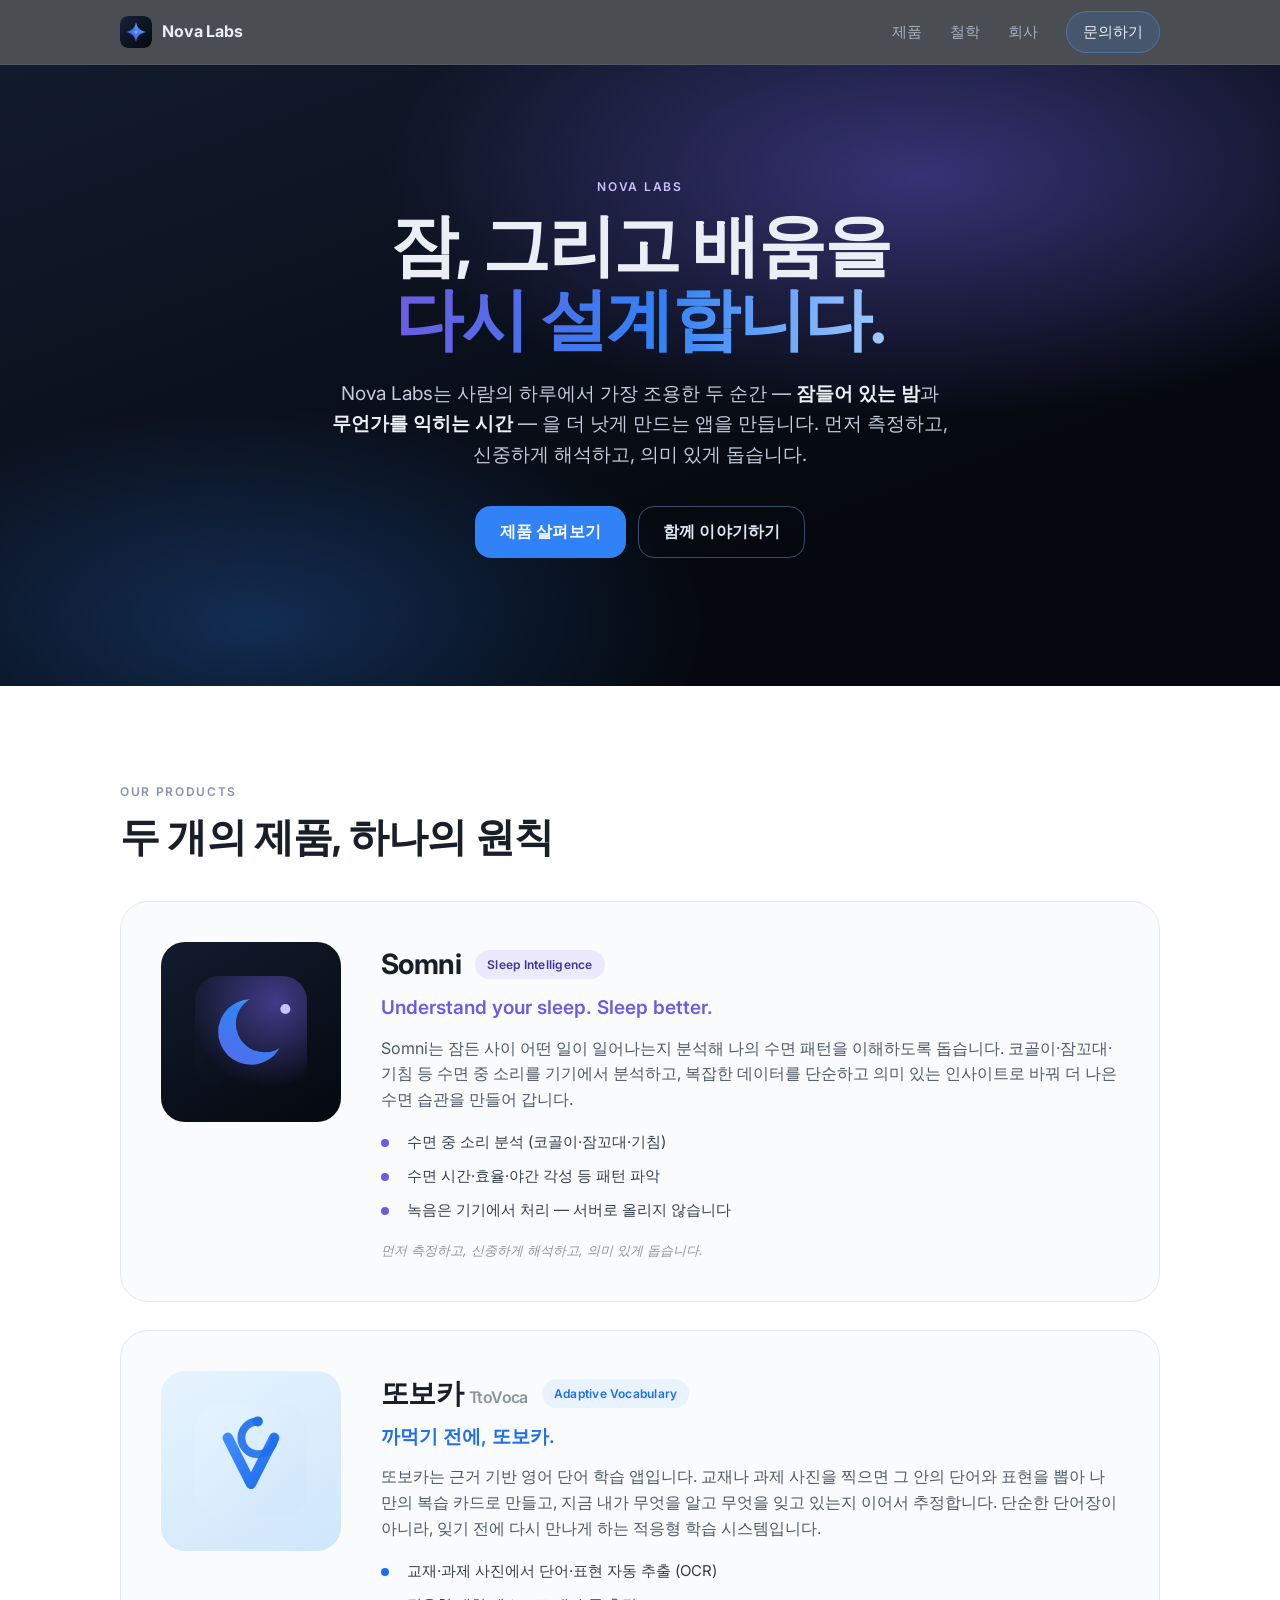
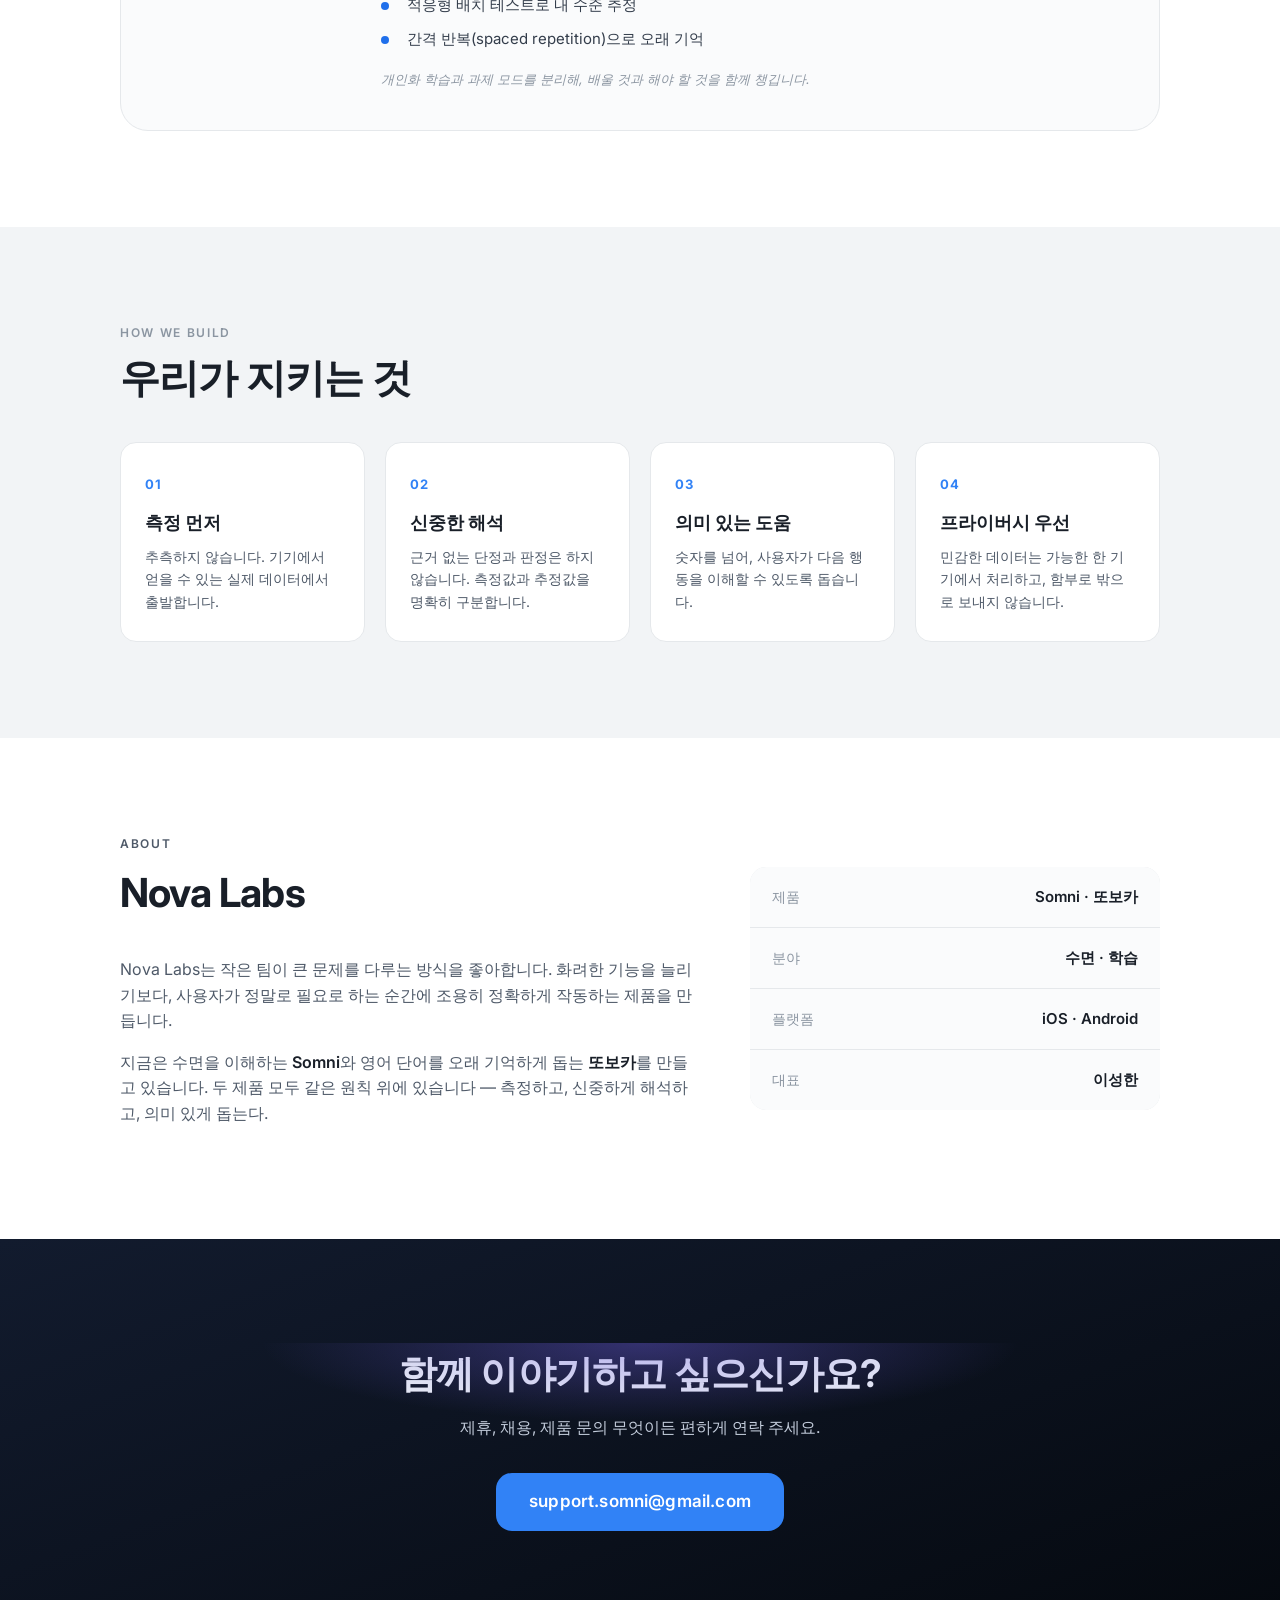
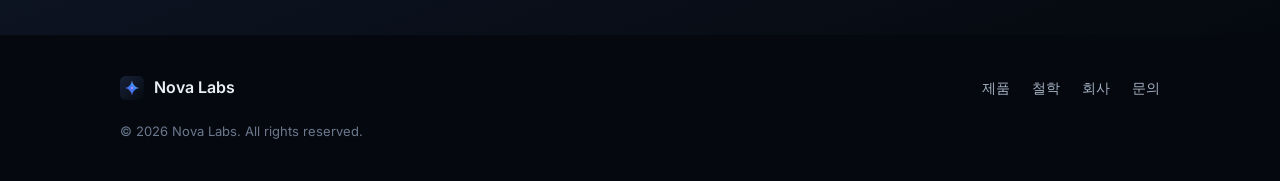
<file: index.html>
<!DOCTYPE html>
<html lang="ko">
<head>
  <meta charset="UTF-8" />
  <meta name="viewport" content="width=device-width, initial-scale=1.0" />
  <title>Nova Labs — 잠, 그리고 배움을 다시 설계합니다</title>
  <meta name="description" content="Nova Labs는 수면을 이해하는 Somni와 영어 단어를 오래 기억하게 돕는 또보카를 만드는 팀입니다. 측정하고, 신중하게 해석하고, 의미 있게 돕습니다." />
  <meta name="theme-color" content="#05090f" />

  <!-- Open Graph -->
  <meta property="og:type" content="website" />
  <meta property="og:title" content="Nova Labs" />
  <meta property="og:description" content="수면을 이해하는 Somni, 오래 기억하게 돕는 또보카. 사람의 하루를 더 낫게 만드는 앱을 만듭니다." />
  <meta property="og:image" content="./assets/logo-novalabs.svg" />

  <link rel="icon" type="image/svg+xml" href="./assets/logo-novalabs.svg" />
  <link rel="preconnect" href="https://fonts.googleapis.com" />
  <link rel="preconnect" href="https://fonts.gstatic.com" crossorigin />
  <link href="https://fonts.googleapis.com/css2?family=Inter:wght@400;500;600;700&display=swap" rel="stylesheet" />
  <link rel="stylesheet" href="./styles.css" />
</head>
<body>
  <!-- ===== Header ===== -->
  <header class="site-header" id="top">
    <div class="wrap header-inner">
      <a class="brand" href="#top" aria-label="Nova Labs 홈">
        <img class="brand-mark" src="./assets/logo-novalabs.svg" alt="" width="32" height="32" />
        <span class="brand-name">Nova&nbsp;Labs</span>
      </a>
      <nav class="nav" aria-label="주요">
        <a href="#products">제품</a>
        <a href="#philosophy">철학</a>
        <a href="#company">회사</a>
        <a class="nav-cta" href="#contact">문의하기</a>
      </nav>
    </div>
  </header>

  <main>
    <!-- ===== Hero ===== -->
    <section class="hero">
      <div class="hero-glow" aria-hidden="true"></div>
      <div class="wrap hero-inner">
        <p class="overline">NOVA LABS</p>
        <h1 class="hero-title">
          잠, 그리고 배움을<br />
          <span class="grad">다시 설계합니다.</span>
        </h1>
        <p class="hero-sub">
          Nova Labs는 사람의 하루에서 가장 조용한 두 순간 — <strong>잠들어 있는 밤</strong>과
          <strong>무언가를 익히는 시간</strong> — 을 더 낫게 만드는 앱을 만듭니다.
          먼저 측정하고, 신중하게 해석하고, 의미 있게 돕습니다.
        </p>
        <div class="hero-actions">
          <a class="btn btn-filled" href="#products">제품 살펴보기</a>
          <a class="btn btn-ghost" href="#contact">함께 이야기하기</a>
        </div>
      </div>
    </section>

    <!-- ===== Products ===== -->
    <section class="products" id="products">
      <div class="wrap">
        <p class="section-overline">OUR PRODUCTS</p>
        <h2 class="section-title">두 개의 제품, 하나의 원칙</h2>

        <!-- Somni -->
        <article class="product product--somni">
          <div class="product-media" aria-hidden="true">
            <img src="./assets/logo-somni.svg" alt="" width="128" height="128" />
          </div>
          <div class="product-body">
            <div class="product-head">
              <h3>Somni</h3>
              <span class="pill pill--somni">Sleep Intelligence</span>
            </div>
            <p class="product-tagline">Understand your sleep. Sleep better.</p>
            <p class="product-desc">
              Somni는 잠든 사이 어떤 일이 일어나는지 분석해 나의 수면 패턴을 이해하도록 돕습니다.
              코골이·잠꼬대·기침 등 수면 중 소리를 기기에서 분석하고, 복잡한 데이터를
              단순하고 의미 있는 인사이트로 바꿔 더 나은 수면 습관을 만들어 갑니다.
            </p>
            <ul class="feat">
              <li>수면 중 소리 분석 (코골이·잠꼬대·기침)</li>
              <li>수면 시간·효율·야간 각성 등 패턴 파악</li>
              <li>녹음은 기기에서 처리 — 서버로 올리지 않습니다</li>
            </ul>
            <p class="product-note">먼저 측정하고, 신중하게 해석하고, 의미 있게 돕습니다.</p>
          </div>
        </article>

        <!-- TtoVoca -->
        <article class="product product--ttovoca">
          <div class="product-media" aria-hidden="true">
            <img src="./assets/logo-ttovoca.svg" alt="" width="128" height="128" />
          </div>
          <div class="product-body">
            <div class="product-head">
              <h3>또보카 <span class="en">TtoVoca</span></h3>
              <span class="pill pill--ttovoca">Adaptive Vocabulary</span>
            </div>
            <p class="product-tagline">까먹기 전에, 또보카.</p>
            <p class="product-desc">
              또보카는 근거 기반 영어 단어 학습 앱입니다. 교재나 과제 사진을 찍으면
              그 안의 단어와 표현을 뽑아 나만의 복습 카드로 만들고, 지금 내가 무엇을 알고
              무엇을 잊고 있는지 이어서 추정합니다. 단순한 단어장이 아니라, 잊기 전에
              다시 만나게 하는 적응형 학습 시스템입니다.
            </p>
            <ul class="feat">
              <li>교재·과제 사진에서 단어·표현 자동 추출 (OCR)</li>
              <li>적응형 배치 테스트로 내 수준 추정</li>
              <li>간격 반복(spaced repetition)으로 오래 기억</li>
            </ul>
            <p class="product-note">개인화 학습과 과제 모드를 분리해, 배울 것과 해야 할 것을 함께 챙깁니다.</p>
          </div>
        </article>
      </div>
    </section>

    <!-- ===== Philosophy ===== -->
    <section class="philosophy" id="philosophy">
      <div class="wrap">
        <p class="section-overline">HOW WE BUILD</p>
        <h2 class="section-title">우리가 지키는 것</h2>
        <div class="principles">
          <div class="principle">
            <span class="principle-step">01</span>
            <h3>측정 먼저</h3>
            <p>추측하지 않습니다. 기기에서 얻을 수 있는 실제 데이터에서 출발합니다.</p>
          </div>
          <div class="principle">
            <span class="principle-step">02</span>
            <h3>신중한 해석</h3>
            <p>근거 없는 단정과 판정은 하지 않습니다. 측정값과 추정값을 명확히 구분합니다.</p>
          </div>
          <div class="principle">
            <span class="principle-step">03</span>
            <h3>의미 있는 도움</h3>
            <p>숫자를 넘어, 사용자가 다음 행동을 이해할 수 있도록 돕습니다.</p>
          </div>
          <div class="principle">
            <span class="principle-step">04</span>
            <h3>프라이버시 우선</h3>
            <p>민감한 데이터는 가능한 한 기기에서 처리하고, 함부로 밖으로 보내지 않습니다.</p>
          </div>
        </div>
      </div>
    </section>

    <!-- ===== Company ===== -->
    <section class="company" id="company">
      <div class="wrap company-inner">
        <div class="company-text">
          <p class="section-overline">ABOUT</p>
          <h2 class="section-title">Nova Labs</h2>
          <p>
            Nova Labs는 작은 팀이 큰 문제를 다루는 방식을 좋아합니다. 화려한 기능을 늘리기보다,
            사용자가 정말로 필요로 하는 순간에 조용히 정확하게 작동하는 제품을 만듭니다.
          </p>
          <p>
            지금은 수면을 이해하는 <strong>Somni</strong>와 영어 단어를 오래 기억하게 돕는
            <strong>또보카</strong>를 만들고 있습니다. 두 제품 모두 같은 원칙 위에 있습니다 —
            측정하고, 신중하게 해석하고, 의미 있게 돕는다.
          </p>
        </div>
        <ul class="company-facts">
          <li><span>제품</span><strong>Somni · 또보카</strong></li>
          <li><span>분야</span><strong>수면 · 학습</strong></li>
          <li><span>플랫폼</span><strong>iOS · Android</strong></li>
          <li><span>대표</span><strong>이성한</strong></li>
        </ul>
      </div>
    </section>

    <!-- ===== Contact ===== -->
    <section class="contact" id="contact">
      <div class="wrap contact-inner">
        <div class="contact-glow" aria-hidden="true"></div>
        <h2>함께 이야기하고 싶으신가요?</h2>
        <p>제휴, 채용, 제품 문의 무엇이든 편하게 연락 주세요.</p>
        <a class="btn btn-filled btn-lg" href="mailto:support.somni@gmail.com">support.somni@gmail.com</a>
      </div>
    </section>
  </main>

  <!-- ===== Footer ===== -->
  <footer class="site-footer">
    <div class="wrap footer-inner">
      <div class="footer-brand">
        <img src="./assets/logo-novalabs.svg" alt="" width="24" height="24" />
        <span>Nova Labs</span>
      </div>
      <nav class="footer-nav" aria-label="바닥글">
        <a href="#products">제품</a>
        <a href="#philosophy">철학</a>
        <a href="#company">회사</a>
        <a href="mailto:support.somni@gmail.com">문의</a>
      </nav>
      <p class="footer-copy">© <span id="year"></span> Nova Labs. All rights reserved.</p>
    </div>
  </footer>

  <script src="./main.js"></script>
</body>
</html>
</file>
<file: styles.css>
/* =========================================================
   Nova Labs — company site
   Palette & tokens ported from Somni Design System (ds-somni.md)
   ========================================================= */
:root {
  /* blue */
  --blue-50:#e8f3ff; --blue-100:#d6e6ff; --blue-200:#a3c9ff; --blue-300:#74acff;
  --blue-400:#5c9dff; --blue-500:#3182f6; --blue-600:#2272eb; --blue-700:#1b64da;
  --blue-800:#16407f; --blue-900:#002b60;
  /* grey */
  --grey-0:#ffffff; --grey-50:#fafbfc; --grey-100:#f2f4f6; --grey-200:#e5e8eb;
  --grey-300:#d1d6db; --grey-400:#b0b8c1; --grey-500:#8b95a1; --grey-600:#6b7684;
  --grey-700:#4e5968; --grey-800:#333d4b; --grey-900:#191f28;
  /* night */
  --night-200:#2a3550; --night-300:#1e2942; --night-400:#182238; --night-500:#121b2e;
  --night-600:#0e1526; --night-700:#0b1120; --night-800:#070c17; --night-900:#05090f;
  /* violet */
  --violet-50:#ece9fd; --violet-200:#c9c1ff; --violet-300:#b0a4ff; --violet-500:#6d5ce0;
  --violet-700:#3f3597; --violet-900:#2b1d6b;
  /* ttovoca accent */
  --tv-500:#1f6feb; --tv-bg:#e6f4fe;

  /* semantic (light) */
  --bg:var(--grey-0);
  --on-surface:var(--grey-900);
  --on-variant:var(--grey-700);
  --card:var(--grey-0);
  --quiet:var(--grey-100);
  --outline:var(--grey-200);
  --primary:var(--blue-500);

  --gutter:20px;
  --maxw:1080px;
  --radius-md:12px; --radius-lg:16px; --radius-xl:28px; --radius-full:999px;
  --ease:cubic-bezier(.2,0,0,1);

  --font:"Inter","Pretendard Variable",-apple-system,BlinkMacSystemFont,"Apple SD Gothic Neo","Segoe UI",Roboto,"Helvetica Neue",Arial,sans-serif;
}

* { box-sizing:border-box; }
html { scroll-behavior:smooth; }
body {
  margin:0;
  font-family:var(--font);
  color:var(--on-surface);
  background:var(--bg);
  line-height:1.6;
  -webkit-font-smoothing:antialiased;
  text-rendering:optimizeLegibility;
}
img { display:block; max-width:100%; }
a { color:inherit; text-decoration:none; }

.wrap { width:100%; max-width:var(--maxw); margin:0 auto; padding-inline:var(--gutter); }

.overline, .section-overline {
  font-size:12px; font-weight:600; letter-spacing:.14em;
  color:var(--grey-500); margin:0 0 12px;
}
.section-title {
  font-size:clamp(28px,4vw,40px); font-weight:700; letter-spacing:-.02em;
  margin:0 0 40px; line-height:1.2;
}
.grad {
  background:linear-gradient(100deg,var(--violet-500) 0%,var(--blue-500) 55%,var(--blue-200) 100%);
  -webkit-background-clip:text; background-clip:text; color:transparent;
}

/* ===== Buttons ===== */
.btn {
  display:inline-flex; align-items:center; justify-content:center;
  height:52px; padding:0 24px; border-radius:var(--radius-lg);
  font-weight:600; font-size:16px; letter-spacing:.01em;
  transition:transform .12s var(--ease), background .22s var(--ease), opacity .22s var(--ease);
  cursor:pointer; border:1px solid transparent; white-space:nowrap;
}
.btn:active { transform:translateY(1px); }
.btn-filled { background:var(--primary); color:#fff; }
.btn-filled:hover { background:var(--blue-600); }
.btn-ghost { background:transparent; color:#dfe7f5; border-color:rgba(163,201,255,.35); }
.btn-ghost:hover { background:rgba(163,201,255,.10); }
.btn-lg { height:58px; font-size:17px; padding:0 32px; }

/* ===== Header ===== */
.site-header {
  position:sticky; top:0; z-index:50;
  background:rgba(5,9,15,.72);
  backdrop-filter:saturate(140%) blur(12px);
  -webkit-backdrop-filter:saturate(140%) blur(12px);
  border-bottom:1px solid rgba(163,201,255,.10);
}
.header-inner { display:flex; align-items:center; justify-content:space-between; height:64px; }
.brand { display:flex; align-items:center; gap:10px; color:#eaeef5; font-weight:700; }
.brand-mark { border-radius:8px; }
.brand-name { letter-spacing:-.01em; }
.nav { display:flex; align-items:center; gap:28px; }
.nav a { color:#a5b0c2; font-size:15px; font-weight:500; transition:color .18s var(--ease); }
.nav a:hover { color:#eaeef5; }
.nav .nav-cta {
  color:#eaeef5; background:rgba(49,130,246,.16);
  border:1px solid rgba(92,157,255,.4); padding:8px 16px; border-radius:var(--radius-full);
}
.nav .nav-cta:hover { background:rgba(49,130,246,.28); }

/* ===== Hero (dark) ===== */
.hero {
  position:relative; overflow:hidden;
  background:linear-gradient(160deg,var(--night-500) 0%,var(--night-900) 70%);
  color:#eaeef5;
}
.hero-glow {
  position:absolute; inset:0;
  background:radial-gradient(60% 55% at 72% 18%,rgba(109,92,224,.45),transparent 70%),
             radial-gradient(50% 50% at 20% 90%,rgba(49,130,246,.28),transparent 70%);
  pointer-events:none;
}
.hero-inner { position:relative; padding:112px 20px 128px; max-width:820px; margin:0 auto; text-align:center; }
.hero .overline { color:var(--violet-200); }
.hero-title { font-size:clamp(38px,7vw,68px); font-weight:700; letter-spacing:-.03em; line-height:1.08; margin:0 0 24px; }
.hero-sub { font-size:clamp(16px,2.2vw,19px); color:#c3ccdb; max-width:620px; margin:0 auto 36px; }
.hero-sub strong { color:#eaeef5; font-weight:600; }
.hero-actions { display:flex; gap:12px; justify-content:center; flex-wrap:wrap; }

/* ===== Products ===== */
.products { padding:96px 0; background:var(--grey-0); }
.product {
  display:grid; grid-template-columns:180px 1fr; gap:40px; align-items:start;
  padding:40px; border-radius:var(--radius-xl);
  border:1px solid var(--outline); background:var(--grey-50);
  margin-top:28px;
}
.product-media {
  display:flex; align-items:center; justify-content:center;
  aspect-ratio:1; border-radius:24px;
}
.product--somni .product-media { background:linear-gradient(150deg,var(--night-500),var(--night-900)); }
.product--ttovoca .product-media { background:linear-gradient(150deg,var(--tv-bg),#cfe6fb); }
.product-media img { width:112px; height:112px; }
.product-head { display:flex; align-items:center; gap:14px; flex-wrap:wrap; margin-bottom:6px; }
.product-head h3 { font-size:28px; font-weight:700; letter-spacing:-.02em; margin:0; }
.product-head .en { font-size:16px; font-weight:600; color:var(--grey-500); }
.pill {
  font-size:12px; font-weight:600; letter-spacing:.02em;
  padding:5px 12px; border-radius:var(--radius-full);
}
.pill--somni { background:var(--violet-50); color:var(--violet-700); }
.pill--ttovoca { background:var(--blue-50); color:var(--tv-500); }
.product-tagline { font-size:19px; font-weight:600; margin:0 0 12px; color:var(--grey-900); }
.product--somni .product-tagline { color:var(--violet-500); }
.product--ttovoca .product-tagline { color:var(--tv-500); }
.product-desc { color:var(--on-variant); margin:0 0 18px; }
.feat { list-style:none; padding:0; margin:0 0 18px; display:grid; gap:10px; }
.feat li { position:relative; padding-left:26px; color:var(--grey-800); font-size:15px; }
.feat li::before {
  content:""; position:absolute; left:0; top:9px; width:8px; height:8px; border-radius:50%;
}
.product--somni .feat li::before { background:var(--violet-500); }
.product--ttovoca .feat li::before { background:var(--tv-500); }
.product-note { font-size:13px; color:var(--grey-500); margin:0; font-style:italic; }

/* ===== Philosophy ===== */
.philosophy { padding:96px 0; background:var(--grey-100); }
.principles { display:grid; grid-template-columns:repeat(4,1fr); gap:20px; }
.principle {
  background:var(--grey-0); border:1px solid var(--outline);
  border-radius:var(--radius-lg); padding:28px 24px;
}
.principle-step {
  display:inline-block; font-size:13px; font-weight:700; letter-spacing:.08em;
  color:var(--blue-500); margin-bottom:14px;
}
.principle h3 { font-size:18px; font-weight:600; margin:0 0 8px; }
.principle p { font-size:14px; color:var(--on-variant); margin:0; }

/* ===== Company ===== */
.company { padding:96px 0; background:var(--grey-0); }
.company-inner { display:grid; grid-template-columns:1.4fr 1fr; gap:56px; align-items:center; }
.company-text p { color:var(--on-variant); margin:0 0 16px; }
.company-text strong { color:var(--grey-900); font-weight:600; }
.company-facts { list-style:none; margin:0; padding:0; display:grid; gap:1px; background:var(--outline); border-radius:var(--radius-lg); overflow:hidden; }
.company-facts li { display:flex; justify-content:space-between; align-items:center; background:var(--grey-50); padding:18px 22px; }
.company-facts span { color:var(--grey-500); font-size:14px; }
.company-facts strong { font-size:15px; font-weight:600; }

/* ===== Contact ===== */
.contact {
  position:relative; overflow:hidden; padding:104px 0;
  background:linear-gradient(160deg,var(--night-500),var(--night-900)); color:#eaeef5;
  text-align:center;
}
.contact-glow {
  position:absolute; inset:0;
  background:radial-gradient(50% 60% at 50% 0%,rgba(109,92,224,.4),transparent 70%);
  pointer-events:none;
}
.contact-inner { position:relative; }
.contact h2 { font-size:clamp(26px,4vw,38px); font-weight:700; letter-spacing:-.02em; margin:0 0 12px; }
.contact p { color:#c3ccdb; margin:0 0 32px; }

/* ===== Footer ===== */
.site-footer { background:var(--night-900); color:#8b95a1; padding:40px 0; }
.footer-inner { display:flex; flex-wrap:wrap; align-items:center; gap:20px; justify-content:space-between; }
.footer-brand { display:flex; align-items:center; gap:10px; color:#eaeef5; font-weight:600; }
.footer-nav { display:flex; gap:22px; }
.footer-nav a { color:#a5b0c2; font-size:14px; transition:color .18s var(--ease); }
.footer-nav a:hover { color:#eaeef5; }
.footer-copy { font-size:13px; margin:0; width:100%; color:#6b788e; }

/* ===== Responsive ===== */
@media (max-width:860px) {
  .nav a:not(.nav-cta) { display:none; }
  .principles { grid-template-columns:repeat(2,1fr); }
  .company-inner { grid-template-columns:1fr; gap:32px; }
  .product { grid-template-columns:1fr; gap:24px; padding:28px; }
  .product-media { width:120px; aspect-ratio:1; }
  .product-media img { width:88px; height:88px; }
}
@media (max-width:520px) {
  .principles { grid-template-columns:1fr; }
  .hero-inner { padding:88px 20px 96px; }
  .btn { width:100%; }
  .hero-actions { flex-direction:column; }
}

@media (prefers-reduced-motion:reduce) {
  html { scroll-behavior:auto; }
  * { transition:none !important; }
}
</file>
